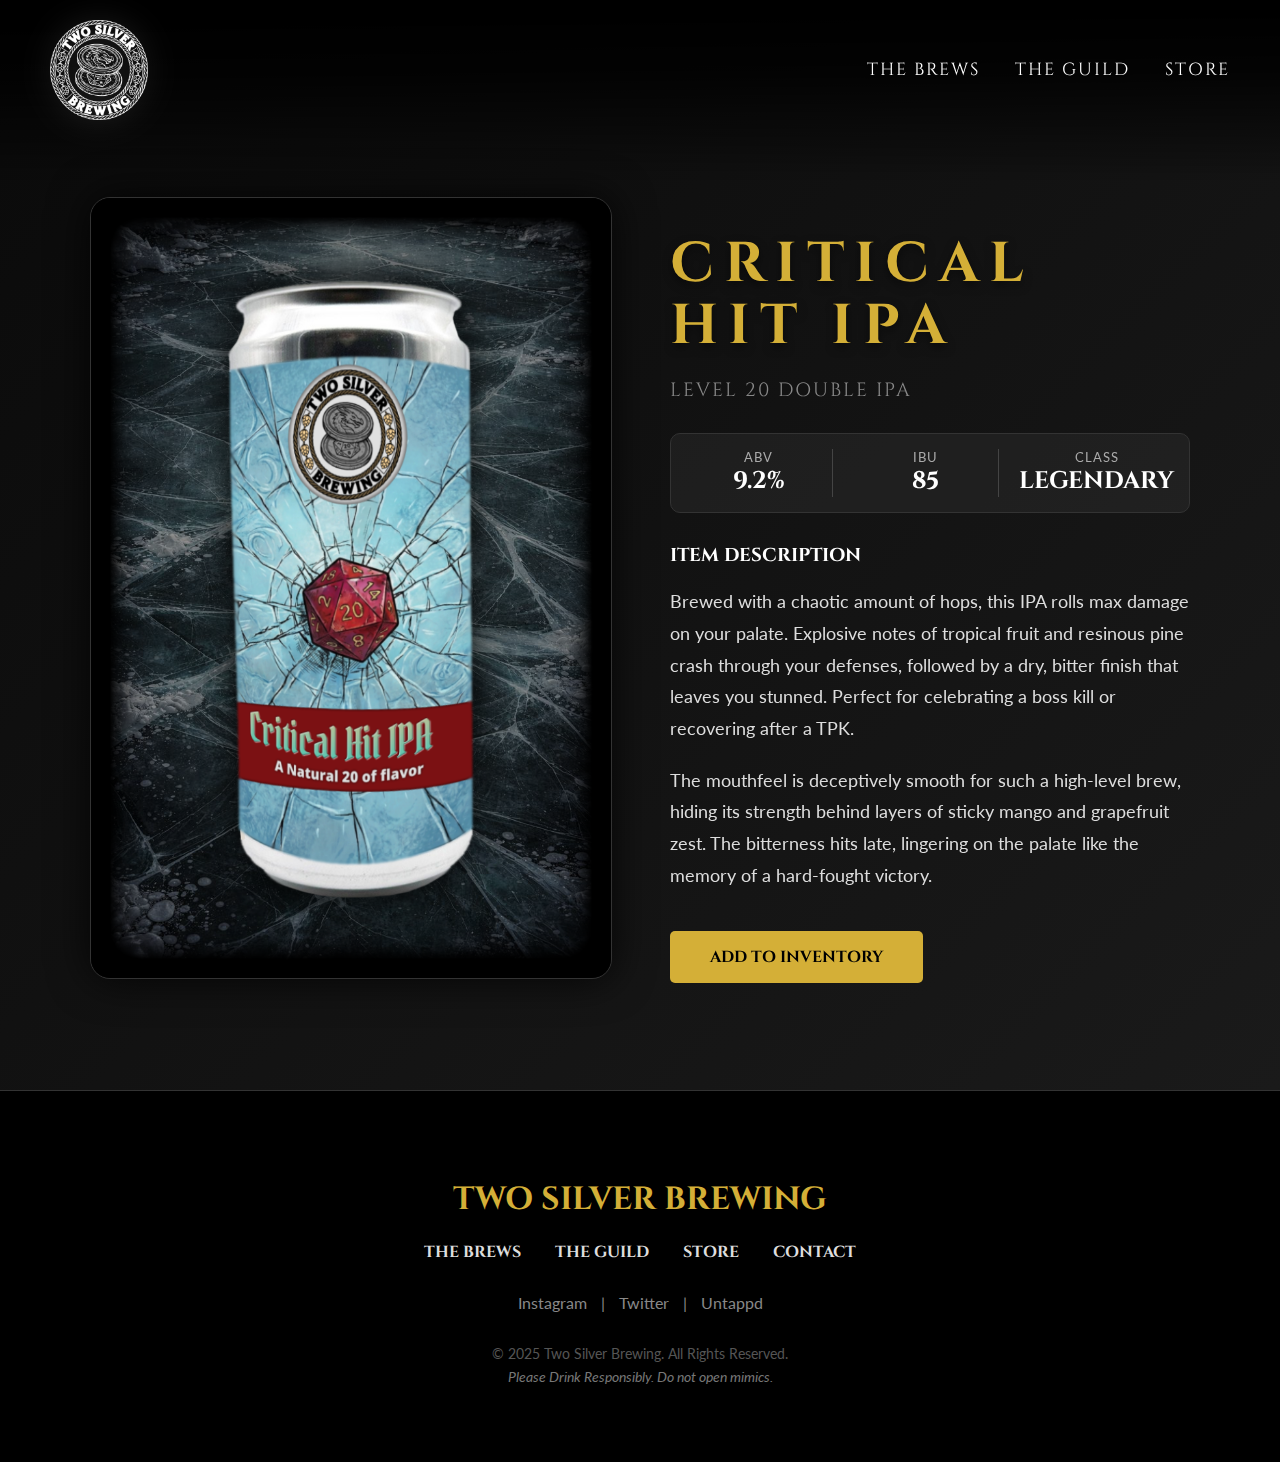
<file: critical-hit-ipa.html>
<!DOCTYPE html>
<html lang="en">
<head>
    <meta charset="UTF-8">
    <meta name="viewport" content="width=device-width, initial-scale=1.0">
    <title>Critical Hit IPA | Two Silver Brewing</title>
    <link href="https://unpkg.com/aos@2.3.1/dist/aos.css" rel="stylesheet">
    <link rel="stylesheet" href="style.css">
</head>
<body>

    <nav>
        <a href="index.html" class="logo-link">
            <img src="Two_Silver_Brewing_logo.png" alt="Two Silver Logo" class="logo-img">
        </a>
        <div>
            <a href="index.html#brews">The Brews</a>
            <a href="index.html#guild">The Guild</a>
            <a href="https://www.figma.com/proto/G3SUets8zyhSkXK07xGQSq/Two-Silver-Brewing-Store?page-id=0%3A1&node-id=18-66&viewport=-54%2C-94%2C0.9&t=b0mEBC04iXen7tXG-1&scaling=scale-down&content-scaling=fixed&starting-point-node-id=39%3A96" target="_blank" rel="noopener noreferrer">Store</a>
        </div>
    </nav>

    <section class="product-showcase">
        <div class="product-container">
            
            <div class="product-image" data-aos="fade-right">
                <img src="Beer_list_mockup_critical_hit_ipa.png" alt="Critical Hit IPA Can">
            </div>

            <div class="product-details" data-aos="fade-left">
                <h1 class="product-title">Critical Hit IPA</h1>
                <p class="product-subtitle">Level 20 Double IPA</p>

                <div class="stat-block">
                    <div class="stat-item">
                        <span class="stat-label">ABV</span>
                        <span class="stat-value">9.2%</span>
                    </div>
                    <div class="stat-item">
                        <span class="stat-label">IBU</span>
                        <span class="stat-value">85</span>
                    </div>
                    <div class="stat-item">
                        <span class="stat-label">Class</span>
                        <span class="stat-value">Legendary</span>
                    </div>
                </div>

                <div class="product-lore">
                    <h3>Item Description</h3>
                    <p>
                        Brewed with a chaotic amount of hops, this IPA rolls max damage on your palate. Explosive notes of tropical fruit and resinous pine crash through your defenses, followed by a dry, bitter finish that leaves you stunned. Perfect for celebrating a boss kill or recovering after a TPK.                    </p>
                    <p>
                        The mouthfeel is deceptively smooth for such a high-level brew, hiding its strength behind layers of sticky mango and grapefruit zest. The bitterness hits late, lingering on the palate like the memory of a hard-fought victory.
                    </p>
                </div>

                <a href="https://www.figma.com/proto/G3SUets8zyhSkXK07xGQSq/Two-Silver-Brewing-Store?page-id=0%3A1&node-id=18-66&viewport=-54%2C-94%2C0.9&t=b0mEBC04iXen7tXG-1&scaling=scale-down&content-scaling=fixed&starting-point-node-id=39%3A96" class="btn-primary" target="_blank" rel="noopener noreferrer">Add to Inventory</a>
            </div>

        </div>
    </section>

    <footer>
        <div class="footer-content">
            <div class="footer-logo">
                <h2>Two Silver Brewing</h2>
            </div>
            <div class="footer-links">
                <a href="index.html#brews">The Brews</a>
                <a href="index.html#guild">The Guild</a>
                <a href="https://www.figma.com/proto/G3SUets8zyhSkXK07xGQSq/Two-Silver-Brewing-Store?page-id=0%3A1&node-id=18-66&viewport=-54%2C-94%2C0.9&t=b0mEBC04iXen7tXG-1&scaling=scale-down&content-scaling=fixed&starting-point-node-id=39%3A96" target="_blank" rel="noopener noreferrer">Store</a>
                <a href="#">Contact</a>
            </div>
            <div class="social-icons">
                <a href="#">Instagram</a> | <a href="#">Twitter</a> | <a href="#">Untappd</a>
            </div>
            <p class="copyright">
                &copy; 2025 Two Silver Brewing. All Rights Reserved.<br>
                <span class="drink-responsibly">Please Drink Responsibly. Do not open mimics.</span>
            </p>
        </div>
    </footer>

    <script src="https://unpkg.com/aos@2.3.1/dist/aos.js"></script>
    <script>
        AOS.init({ duration: 1000, once: true });
    </script>
</body>
</html>
</file>
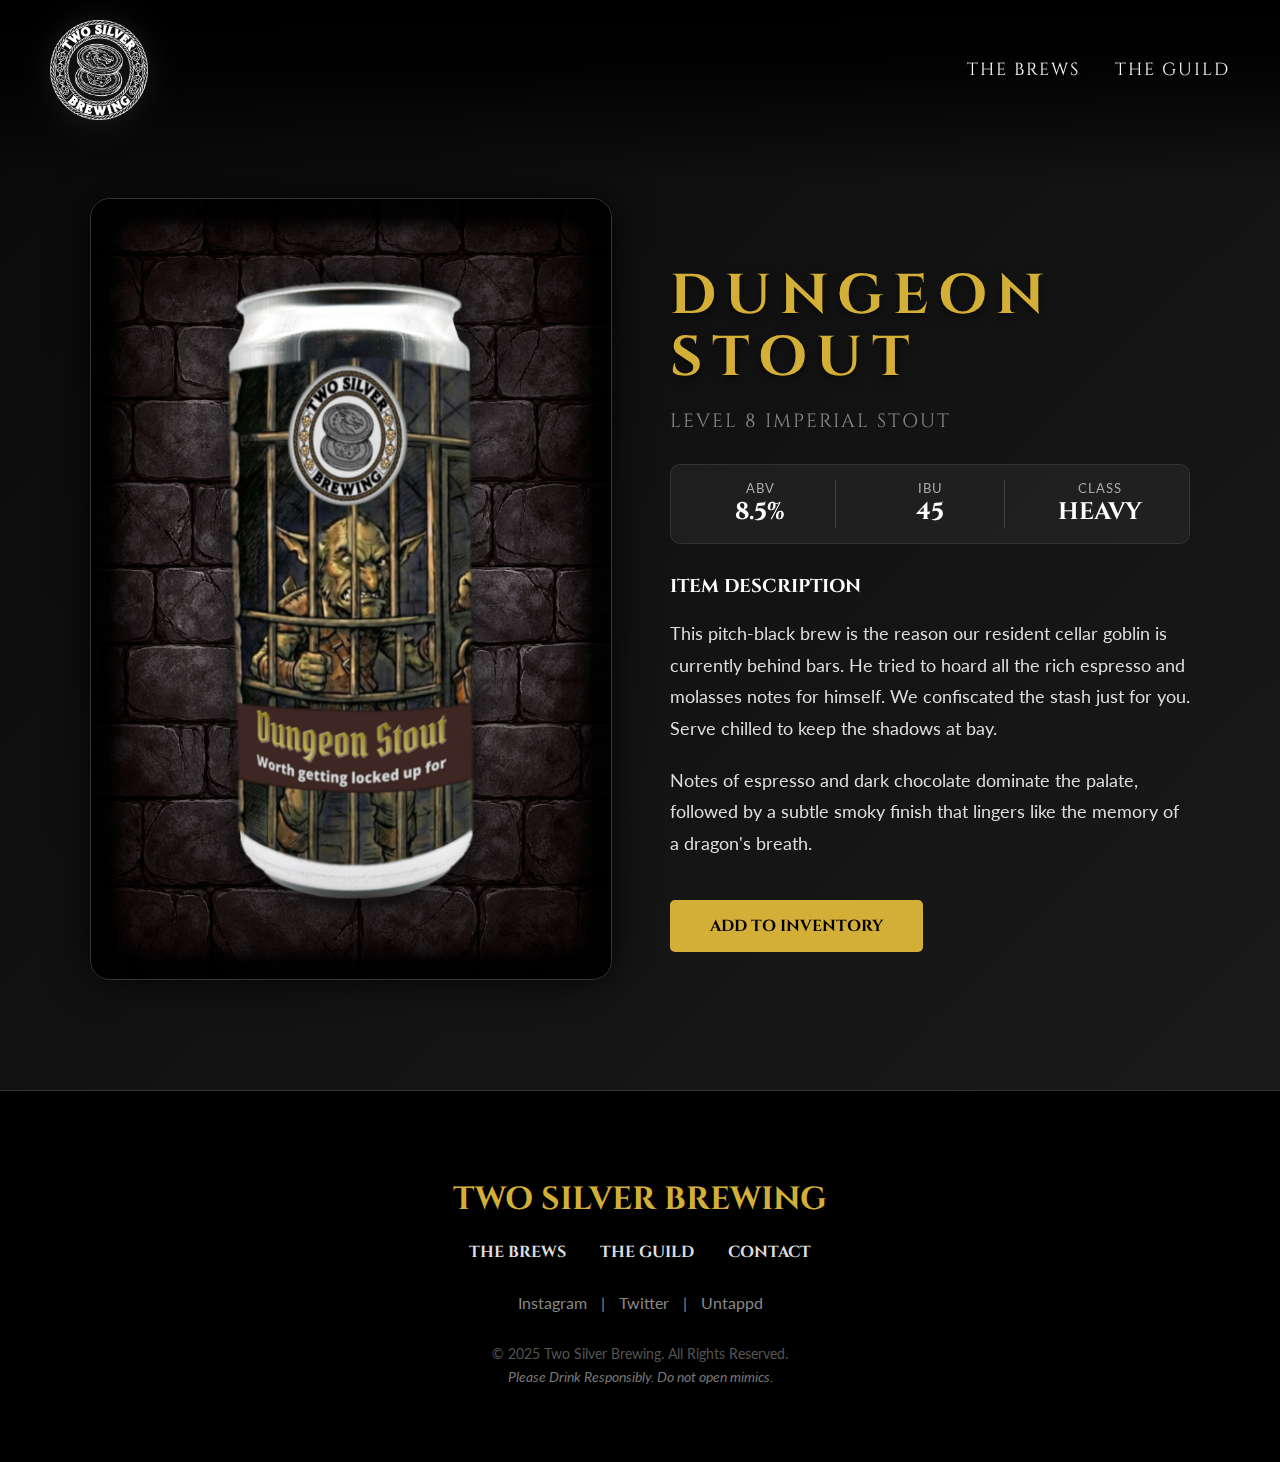
<file: dungeon-stout.html>
<!DOCTYPE html>
<html lang="en">
<head>
    <meta charset="UTF-8">
    <meta name="viewport" content="width=device-width, initial-scale=1.0">
    <title>Dungeon Stout | Two Silver Brewing</title>
    <link href="https://unpkg.com/aos@2.3.1/dist/aos.css" rel="stylesheet">
    <link rel="stylesheet" href="style.css">
</head>
<body>

    <nav>
    <a href="index.html" class="logo-link">
        <img src="Two_Silver_Brewing_logo.png" alt="Two Silver Logo" class="logo-img">
    </a>
    <div>
        <a href="index.html#brews">The Brews</a>
        <a href="index.html#guild">The Guild</a>
    </div>
</nav>

    <section class="product-showcase">
        <div class="product-container">
            
            <div class="product-image" data-aos="fade-right">
                <img src="Beer_list_mockup_dungeon_stout.png" alt="Dungeon Stout Can">
            </div>

            <div class="product-details" data-aos="fade-left">
                <h1 class="product-title">Dungeon Stout</h1>
                <p class="product-subtitle">Level 8 Imperial Stout</p>

                <div class="stat-block">
                    <div class="stat-item">
                        <span class="stat-label">ABV</span>
                        <span class="stat-value">8.5%</span>
                    </div>
                    <div class="stat-item">
                        <span class="stat-label">IBU</span>
                        <span class="stat-value">45</span>
                    </div>
                    <div class="stat-item">
                        <span class="stat-label">Class</span>
                        <span class="stat-value">Heavy</span>
                    </div>
                </div>

                <div class="product-lore">
                    <h3>Item Description</h3>
                    <p>
                        This pitch-black brew is the reason our resident cellar goblin is currently behind bars. He tried to hoard all the rich espresso and molasses notes for himself. We confiscated the stash just for you. Serve chilled to keep the shadows at bay. 
                    </p>
                    <p>
                        Notes of espresso and dark chocolate dominate the palate, followed by a 
                        subtle smoky finish that lingers like the memory of a dragon's breath.
                    </p>
                </div>

                <a href="#" class="btn-primary">Add to Inventory</a>
            </div>

        </div>
    </section>

    <footer>
        <div class="footer-content">
            <div class="footer-logo">
                <h2>Two Silver Brewing</h2>
            </div>
            <div class="footer-links">
                <a href="index.html#brews">The Brews</a>
                <a href="index.html#guild">The Guild</a>
                <a href="#">Contact</a>
            </div>
            <div class="social-icons">
                <a href="#">Instagram</a> | <a href="#">Twitter</a> | <a href="#">Untappd</a>
            </div>
            <p class="copyright">
                &copy; 2025 Two Silver Brewing. All Rights Reserved.<br>
                <span class="drink-responsibly">Please Drink Responsibly. Do not open mimics.</span>
            </p>
        </div>
    </footer>

    <script src="https://unpkg.com/aos@2.3.1/dist/aos.js"></script>
    <script>
        AOS.init({ duration: 1000, once: true });
    </script>
</body>
</html>
</file>
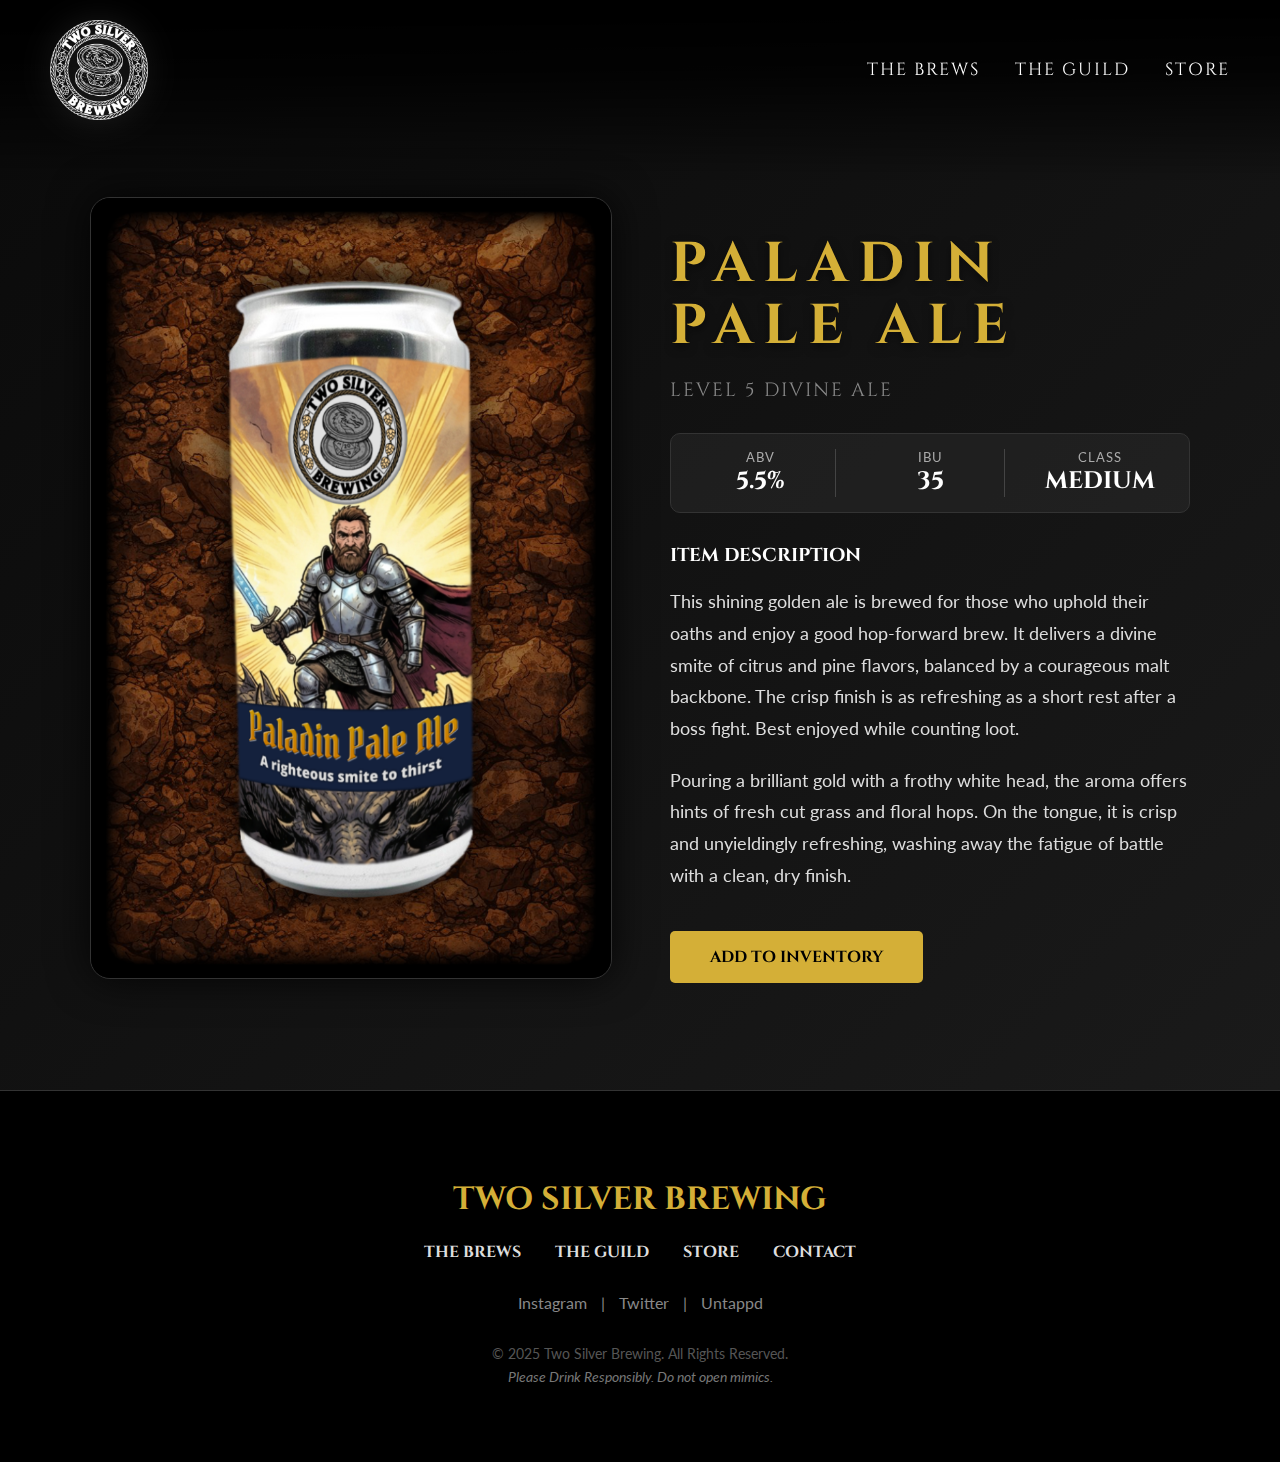
<file: paladin-pale-ale.html>
<!DOCTYPE html>
<html lang="en">
<head>
    <meta charset="UTF-8">
    <meta name="viewport" content="width=device-width, initial-scale=1.0">
    <title>Paladin Pale Ale | Two Silver Brewing</title>
    <link href="https://unpkg.com/aos@2.3.1/dist/aos.css" rel="stylesheet">
    <link rel="stylesheet" href="style.css">
</head>
<body>

    <nav>
        <a href="index.html" class="logo-link">
            <img src="Two_Silver_Brewing_logo.png" alt="Two Silver Logo" class="logo-img">
        </a>
        <div>
            <a href="index.html#brews">The Brews</a>
            <a href="index.html#guild">The Guild</a>
            <a href="https://www.figma.com/proto/G3SUets8zyhSkXK07xGQSq/Two-Silver-Brewing-Store?page-id=0%3A1&node-id=18-66&viewport=-54%2C-94%2C0.9&t=b0mEBC04iXen7tXG-1&scaling=scale-down&content-scaling=fixed&starting-point-node-id=39%3A96" target="_blank" rel="noopener noreferrer">Store</a>
        </div>
    </nav>

    <section class="product-showcase">
        <div class="product-container">
            
            <div class="product-image" data-aos="fade-right">
                <img src="Beer_list_mockup_paladin_pale_ale.png" alt="Paladin Pale Ale Can">
            </div>

            <div class="product-details" data-aos="fade-left">
                <h1 class="product-title">Paladin Pale Ale</h1>
                <p class="product-subtitle">Level 5 Divine Ale</p>

                <div class="stat-block">
                    <div class="stat-item">
                        <span class="stat-label">ABV</span>
                        <span class="stat-value">5.5%</span>
                    </div>
                    <div class="stat-item">
                        <span class="stat-label">IBU</span>
                        <span class="stat-value">35</span>
                    </div>
                    <div class="stat-item">
                        <span class="stat-label">Class</span>
                        <span class="stat-value">Medium</span>
                    </div>
                </div>

                <div class="product-lore">
                    <h3>Item Description</h3>
                    <p>
                        This shining golden ale is brewed for those who uphold their oaths and enjoy a good hop-forward brew. It delivers a divine smite of citrus and pine flavors, balanced by a courageous malt backbone. The crisp finish is as refreshing as a short rest after a boss fight. Best enjoyed while counting loot.
                    </p>
                    <p>
                        Pouring a brilliant gold with a frothy white head, the aroma offers hints of fresh cut grass and floral hops. On the tongue, it is crisp and unyieldingly refreshing, washing away the fatigue of battle with a clean, dry finish.
                    </p>
                </div>

                <a href="https://www.figma.com/proto/G3SUets8zyhSkXK07xGQSq/Two-Silver-Brewing-Store?page-id=0%3A1&node-id=18-66&viewport=-54%2C-94%2C0.9&t=b0mEBC04iXen7tXG-1&scaling=scale-down&content-scaling=fixed&starting-point-node-id=39%3A96" class="btn-primary" target="_blank" rel="noopener noreferrer">Add to Inventory</a>
            </div>

        </div>
    </section>

    <footer>
        <div class="footer-content">
            <div class="footer-logo">
                <h2>Two Silver Brewing</h2>
            </div>
            <div class="footer-links">
                <a href="index.html#brews">The Brews</a>
                <a href="index.html#guild">The Guild</a>
                <a href="https://www.figma.com/proto/G3SUets8zyhSkXK07xGQSq/Two-Silver-Brewing-Store?page-id=0%3A1&node-id=18-66&viewport=-54%2C-94%2C0.9&t=b0mEBC04iXen7tXG-1&scaling=scale-down&content-scaling=fixed&starting-point-node-id=39%3A96" target="_blank" rel="noopener noreferrer">Store</a>
                <a href="https://www.patburgess.design" target="_blank" rel="noopener noreferrer">Contact</a>
            </div>
            <div class="social-icons">
                <a href="#">Instagram</a> | <a href="#">Twitter</a> | <a href="#">Untappd</a>
            </div>
            <p class="copyright">
                &copy; 2025 Two Silver Brewing. All Rights Reserved.<br>
                <span class="drink-responsibly">Please Drink Responsibly. Do not open mimics.</span>
            </p>
        </div>
    </footer>

    <script src="https://unpkg.com/aos@2.3.1/dist/aos.js"></script>
    <script>
        AOS.init({ duration: 1000, once: true });
    </script>
</body>
</html>
</file>
<file: style.css>
/* --- 1. IMPORT FONTS --- */
@import url('https://fonts.googleapis.com/css2?family=Cinzel:wght@400;700;900&family=Lato:wght@300;400;700&display=swap');

/* --- GLOBAL SETTINGS --- */
html {
    scroll-behavior: smooth;
    overflow-y: scroll; /* Prevents scrollbar jumping */
    /* This creates a "landing pad" so the sticky header doesn't hide titles */
    scroll-padding-top: 60px;
}

body {
    margin: 0;
    padding: 0;
    width: 100%;
    background-color: #050505;
    font-family: 'Lato', sans-serif;
    color: #fff;
    overflow-x: hidden; /* Prevents side-scrolling */
}

/* Typography Defaults */
h1, h2, h3, nav a, .cta-link, .product-title, .product-subtitle, .stat-value, .btn-primary, footer h2, .footer-links a {
    font-family: 'Cinzel', serif;
    text-transform: uppercase;
}

/* --- VIDEO BACKGROUND --- */
.video-container {
    position: fixed;
    top: 0;
    left: 0;
    width: 100%;
    height: 100vh;
    overflow: hidden;
    z-index: -1;
}

#bg-video {
    width: 100%;
    height: 100%;
    object-fit: cover;
}

.overlay {
    position: absolute;
    top: 0;
    left: 0;
    width: 100%;
    height: 100%;
    z-index: 1;
    /* A deep gradient: almost solid black at top, fading to semi-transparent at bottom */
    background: linear-gradient
        180deg, 
        rgba(0,0,0,0.95) 25%,   /* Start almost solid black at the very top */
        rgba(0,0,0,0.7) 50%,   /* Keep it pretty dark down to the "Roll For Flavor" text */
        rgba(0,0,0,0.4) 50%   /* Fade out towards the bottom */
}

/* --- AGE GATE --- */
.age-gate-overlay {
    position: fixed;
    top: 0;
    left: 0;
    width: 100%;
    height: 100%;
    background-color: #000; /* Solid black background initially */
    background-image: url('stone-background.png'); /* Optional: Use a blurred background image if you want */
    background-size: cover;
    background-position: center;
    z-index: 9999; /* Sits on top of EVERYTHING */
    display: flex;
    justify-content: center;
    align-items: center;
}

/* Creates a dark tint over the background image so text pops */
.age-gate-overlay::before {
    content: '';
    position: absolute;
    top: 0;
    left: 0;
    width: 100%;
    height: 100%;
    background: rgba(0, 0, 0, 0.85); 
    z-index: -1;
}

.age-gate-box {
    text-align: center;
    max-width: 500px;
    padding: 40px;
    border: 2px solid #d4af37;
    background-color: rgba(10, 10, 10, 0.95);
    border-radius: 10px;
    box-shadow: 0 0 50px rgba(0,0,0,0.8);
}

.age-gate-logo {
    width: 100px;
    margin-bottom: 20px;
}

.age-gate-box h2 {
    color: #d4af37;
    margin-bottom: 10px;
}

.disclaimer {
    font-size: 0.9rem;
    color: #888;
    margin: 20px 0;
    border-top: 1px solid #333;
    border-bottom: 1px solid #333;
    padding: 10px 0;
    line-height: 1.5;
}

.age-buttons {
    display: flex;
    gap: 20px;
    justify-content: center;
    margin-top: 20px;
}

/* Secondary Button Style (Ghost) */
.btn-secondary {
    padding: 15px 30px;
    border: 1px solid #555;
    background: transparent;
    color: #888;
    font-family: 'Cinzel', serif;
    cursor: pointer;
    transition: all 0.3s ease;
}

.btn-secondary:hover {
    border-color: #fff;
    color: #fff;
}

/* --- NAVIGATION --- */
/* --- NAVIGATION (CLEAN VERSION) --- */
nav {
    display: flex;
    justify-content: space-between;
    align-items: center;
    
    /* FIX: Instead of width: 100%, we use left/right anchors. 
       This prevents padding from pushing things off screen. */
    position: fixed;
    top: 0;
    left: 0;
    right: 0; 
    
    padding: 20px 50px;
    z-index: 1000;
    background: transparent; /* No gradients, just clean text */
    
    /* Safety check to ensure borders don't break layout */
    box-sizing: border-box;
}

/* --- THE SHADOW CURTAIN (Add this after 'nav') --- */
nav::before {
    content: '';
    position: absolute;
    top: 0;
    left: 0;
    width: 100%;
    
    /* Height: 180px is enough to cover the text but not ruin the video */
    height: 180px; 
    
    /* THE GRADIENT SETTINGS */
    background: linear-gradient(
        to bottom, 
        rgba(0,0,0,1) 0%,       /* 100% Black at the very top edge */
        rgba(0,0,0,0.8) 40%,    /* 80% Dark just behind the "Guild" text */
        rgba(0,0,0,0) 100%      /* Fades to transparent at the bottom */
    );
    
    z-index: -1; /* Ensures it sits BEHIND the text */
    pointer-events: none; /* Important: Lets you click things under the fade */
}

/* THE LOGO SIDE */
.logo-link {
    display: flex;
    align-items: center;
    height: 100%;
    z-index: 1001;
    
    /* NEW: Prevents the logo from getting squished by the other links */
    flex-shrink: 0; 
    
    /* NEW: Ensures no invisible box is clipping the top */
    overflow: visible; 
}

.logo-img { 
    height: 100px; /* The size you liked on the Product Page */
    width: auto;
    
    display: block;
    object-fit: contain;
    filter: drop-shadow(0 0 15px rgba(255,255,255,0.2));
    
    /* NEW: Prevents browser defaults from messing with the aspect ratio */
    min-height: 100px; 
}

/* THE LINKS SIDE (The Group Wrapper) */
nav div {
    display: flex;
    align-items: center;
    z-index: 1001;
}

/* THE ACTUAL BUTTONS */
nav a:not(.logo-link) {
    color: white !important; /* Forces visibility */
    text-decoration: none;
    margin-left: 35px; /* Spacing between buttons */
    font-size: 1.1rem;
    font-family: 'Cinzel', serif;
    text-transform: uppercase;
    letter-spacing: 2px;
    text-shadow: 0 2px 10px rgba(0,0,0,0.9); /* Heavy black shadow behind the letters */
    transition: color 0.3s ease, text-shadow 0.3s ease;
    position: relative;
    text-shadow: 0 2px 10px rgba(0,0,0,0.9); /* Heavy black shadow behind the letters */
}

/* Card Buttons */
.btn-card {
    display: inline-block;
    margin-top: auto;
    margin-bottom: 20px; /* Add a little space at the very bottom */
    padding: 10px 25px;
    border: 2px solid #d4af37;
    color: #d4af37;
    text-decoration: none;
    font-family: 'Cinzel', serif;
    font-weight: 700;
    text-transform: uppercase;
    font-size: 0.9rem;
    transition: all 0.3s ease;
    border-radius: 10px;
}

.btn-card:hover {
    background-color: #d4af37;
    color: #000; /* Turns black on hover */
    box-shadow: 0 0 15px rgba(212, 175, 55, 0.4);
}

nav a:not(.logo-link):hover {
    color: #ffffff !important;
    text-shadow: 0 0 10px rgba(212, 175, 55, 0.5);
    /* Creates a gold glow around the text */
    text-shadow: 
        0 0 5px #d4af37,
        0 0 10px #d4af37,
        0 0 20px #d4af37;
}

/* --- HERO SECTION --- */
header {
    height: 100vh;
    display: flex;
    flex-direction: column;
    justify-content: center;
    align-items: center;
    text-align: center;
    width: 100%;
    padding: 0 20px; /* Adds safety padding so text doesn't touch edges */
    box-sizing: border-box;
}

/* Main Title - BIG */
h1 { 
    font-size: 4rem; 
    text-transform: uppercase; 
    letter-spacing: 10px; 
    margin-bottom: 10px; 
    text-shadow: 0 10px 30px rgba(0,0,0,0.8);
    line-height: 1.1;
}

/* Subtitle - SMALLER & FIXED SPACING */
.subtitle {
    font-size: 1.2rem; /* Much smaller than H1 */
    color: #ccc;
    letter-spacing: 4px; /* Reduced from 30px to prevent zooming issues */
    text-indent: 4px; /* Balances the spacing */
    text-transform: uppercase;
    font-weight: 700;
    text-shadow: 0 4px 10px rgba(0, 0, 0, 1.0);
    margin-top: 15px;
    display: block;
}

/* --- PRODUCT GRID SECTION --- */
.product-section {
    position: relative;
    
    /* FIX: Use a solid color instead of a transparent gradient */
    background-color: #050505; 
    
    padding: 100px 5%;
    min-height: 100vh;
    
    /* FIX: This ensures the black box sits ON TOP of the video background */
    z-index: 10; 
    
    /* Optional: Adds a subtle shadow at the top edge so the line isn't too harsh */
    box-shadow: 0 -20px 50px rgba(0,0,0,1);
}

.product-section h2 {
    font-size: 3rem;
    color: #d4af37;
    text-shadow: 0 2px 10px rgba(0,0,0,0.5);
    text-align: center;
    margin-bottom: 60px;
}

.grid {
    display: grid;
    grid-template-columns: repeat(auto-fit, minmax(300px, 1fr));
    gap: 60px;
    max-width: 1200px;
    margin: 0 auto;
    position: relative;
    z-index: 2;
}

.card {
    background-color: #000000; 
    border: 1px solid #333;
    border-radius: 20px;
    text-align: center;
    padding: 20px;
    box-shadow: 0 0px 20px rgb(0, 0, 0, 1.0); 
    transition: transform 0.3s ease, box-shadow 0.3s ease;
    display: flex;
    flex-direction: column;
    height: 100%; /* Ensures all cards are the same height */
}

.card:hover {
    transform: translateY(-10px);
    box-shadow: 0 0px 30px rgba(0, 0, 0, 1.0);
    border-color: #555;
}

.img-container {
    width: 100%;
    display: flex;
    justify-content: center;
    margin-bottom: 20px;
}

.beer-img {
    max-height: 500px; 
    width: auto;
    height: auto;
    display: block;
    transition: transform 0.3s ease;
}

.card:hover .beer-img {
    transform: translateY(-10px); 
}

.card h3 {
    font-size: 1.8rem;
    margin-top: 15px;
}

.cta-link {
    display: inline-block;
    margin-top: 15px;
    color: #ffffff;
    text-decoration: none;
    font-weight: 700;
    letter-spacing: 1px;
    font-size: 0.9rem;
    transition: color 0.3s ease;
}

.cta-link:hover {
    text-decoration: underline;
    color: #d4af37;
}

/* --- THE GUILD SECTION --- */
.guild-section {
    padding: 100px 20px;
    background-color: #0a0a0a;
    color: #fff;
    display: flex;
    justify-content: center;
}

.guild-container {
    display: flex;
    flex-wrap: wrap;
    max-width: 1200px;
    align-items: center;
    gap: 50px;
}

.guild-text {
    flex: 1;
    min-width: 300px;
    padding-right: 20px;
}

.guild-text h2 {
    font-size: 3rem;
    color: #d4af37;
    margin-bottom: 10px;
}

.guild-text h3 {
    font-family: 'Lato', sans-serif;
    font-weight: 300;
    text-transform: uppercase;
    letter-spacing: 2px;
    font-size: 1.2rem;
    margin-bottom: 30px;
    color: #aaa;
    border-bottom: 1px solid #333;
    padding-bottom: 20px;
    display: inline-block;
}

.guild-text p {
    font-size: 1.1rem;
    line-height: 1.8;
    color: #ddd;
    margin-bottom: 20px;
}

.guild-seal {
    width: 80px;
    margin-top: 20px;
    opacity: 0.8;
}

.guild-image {
    flex: 1;
    min-width: 300px;
}

.guild-image img {
    width: 100%;
    border-radius: 10px;
    box-shadow: 0 20px 50px rgba(0,0,0,0.5);
    border: 1px solid #333;
}

.product-showcase {
    /* Increased from 100px to 140px to account for the bigger nav */
    padding-top: 140px; 
    background: linear-gradient(135deg, #0a0a0a 0%, #1a1a1a 100%);
    min-height: 100vh;
    display: flex;
    align-items: center;
    justify-content: center;
    padding-bottom: 50px;
    color: #fff;
}

.product-container {
    display: flex;
    flex-wrap: wrap;
    max-width: 1100px;
    width: 90%;
    gap: 60px;
    align-items: center;
}

.product-image {
    flex: 1;
    min-width: 300px;
    text-align: center;
}

.product-image img {
    max-width: 100%;
    border-radius: 20px;
    box-shadow: 0 0 40px rgba(0,0,0,0.8);
    border: 1px solid #333;
}

.product-details {
    flex: 1;
    min-width: 300px;
}

.product-title {
    font-size: 3.5rem;
    color: #d4af37;
    margin-bottom: 5px;
    text-shadow: 0 4px 10px rgba(0,0,0,0.5);
}

.product-subtitle {
    font-family: 'Cinzel', serif;
    font-size: 1.2rem;
    color: #888;
    margin-bottom: 30px;
    letter-spacing: 2px;
    text-transform: uppercase;
}

/* Stat Block */
.stat-block {
    display: flex;
    gap: 20px;
    margin-bottom: 30px;
    background: rgba(255, 255, 255, 0.05);
    padding: 15px;
    border-radius: 10px;
    border: 1px solid #333;
}

.stat-item {
    display: flex;
    flex-direction: column;
    align-items: center;
    flex: 1;
    border-right: 1px solid #444;
}

.stat-item:last-child {
    border-right: none;
}

.stat-label {
    font-size: 0.8rem;
    color: #aaa;
    text-transform: uppercase;
    letter-spacing: 1px;
}

.stat-value {
    font-family: 'Cinzel', serif;
    font-size: 1.5rem;
    font-weight: 700;
    color: #fff;
}

.product-lore p {
    font-size: 1.1rem;
    line-height: 1.8;
    color: #ddd;
    margin-bottom: 20px;
}

.btn-primary {
    display: inline-block;
    margin-top: 20px;
    background-color: #d4af37;
    color: #000;
    padding: 15px 40px;
    font-family: 'Cinzel', serif;
    font-weight: 700;
    text-transform: uppercase;
    text-decoration: none;
    border-radius: 5px;
    transition: all 0.3s ease;
}

.btn-primary:hover {
    background-color: #fff;
    transform: translateY(-3px);
    box-shadow: 0 10px 20px rgba(212, 175, 55, 0.3);
}

/* --- FOOTER --- */
footer {
    background-color: #000;
    color: #fff;
    padding: 60px 20px;
    text-align: center;
    border-top: 1px solid #333;
}

.footer-logo h2 {
    font-size: 2rem;
    color: #d4af37;
    margin-bottom: 20px;
}

.footer-links {
    margin-bottom: 30px;
}

.footer-links a {
    color: #ddd;
    text-decoration: none;
    margin: 0 15px;
    font-family: 'Cinzel', serif;
    font-weight: 700;
    text-transform: uppercase;
    transition: color 0.3s ease;
}

.footer-links a:hover {
    color: #d4af37;
}

.social-icons {
    margin-bottom: 30px;
    font-family: 'Lato', sans-serif;
    color: #888;
}

.social-icons a {
    color: #888;
    text-decoration: none;
    margin: 0 10px;
    transition: color 0.3s ease;
}

.social-icons a:hover {
    color: #fff;
}

.copyright {
    font-family: 'Lato', sans-serif;
    font-size: 0.9rem;
    color: #555;
    line-height: 1.6;
}

.drink-responsibly {
    color: #777;
    font-style: italic;
}

/* --- MOBILE RESPONSIVENESS --- */
@media (max-width: 768px) {
    
    /* 1. Stack the Navigation cleanly */
    nav {
        display: flex;
        justify-content: space-between;
        align-items: center;
        padding: 20px 50px;
        position: fixed;
        width: 100%;
        z-index: 1000;
        background: transparent; 
    
    /* --- ADD THIS LINE TO FIX THE CUT-OFF --- */
    box-sizing: border-box;
    }

    .logo-img {
        height: 80px !important; /* Slightly smaller logo for mobile */
        margin-bottom: 15px;
    }

    nav a:not(.logo-link) {
        margin: 0 15px; /* Adjust spacing for stacked links */
        font-size: 1rem;
    }

    /* 2. Push the Content down so it doesn't hide behind the Nav */
    .product-showcase {
        padding-top: 200px; /* Push content way down to clear the stacked nav */
    }

    /* 3. Scale down the massive titles so they don't break off-screen */
    .product-title, h1 {
        font-size: 2.5rem; 
        line-height: 1.2;
    }

    .product-subtitle {
        font-size: 1rem;
    }

    /* 4. Fix the Home Page Hero Title overlap */
    header {
        padding-top: 180px;
    }

    /* --- IFRAME / PORTFOLIO FIXES --- */

/* 1. Shrink the Hero so it doesn't take up the whole embed window */
@media (max-height: 1200px) { 
    header {
        height: 600px !important; /* Forces header to be shorter */
        min-height: 500px;
    }
}

/* 2. Lighten the dark overlay so the video is actually visible */
.overlay {
    /* Changed from 0.95 (95% black) to 0.6 (60% black) at the top */
    background: linear-gradient(
        180deg, 
        rgba(0,0,0,0.6) 0%,   /* Much lighter top */
        rgba(0,0,0,0.4) 50%, 
        rgba(0,0,0,0.1) 100%  /* Fades out more at the bottom */
    ) !important;
}
}
</file>
